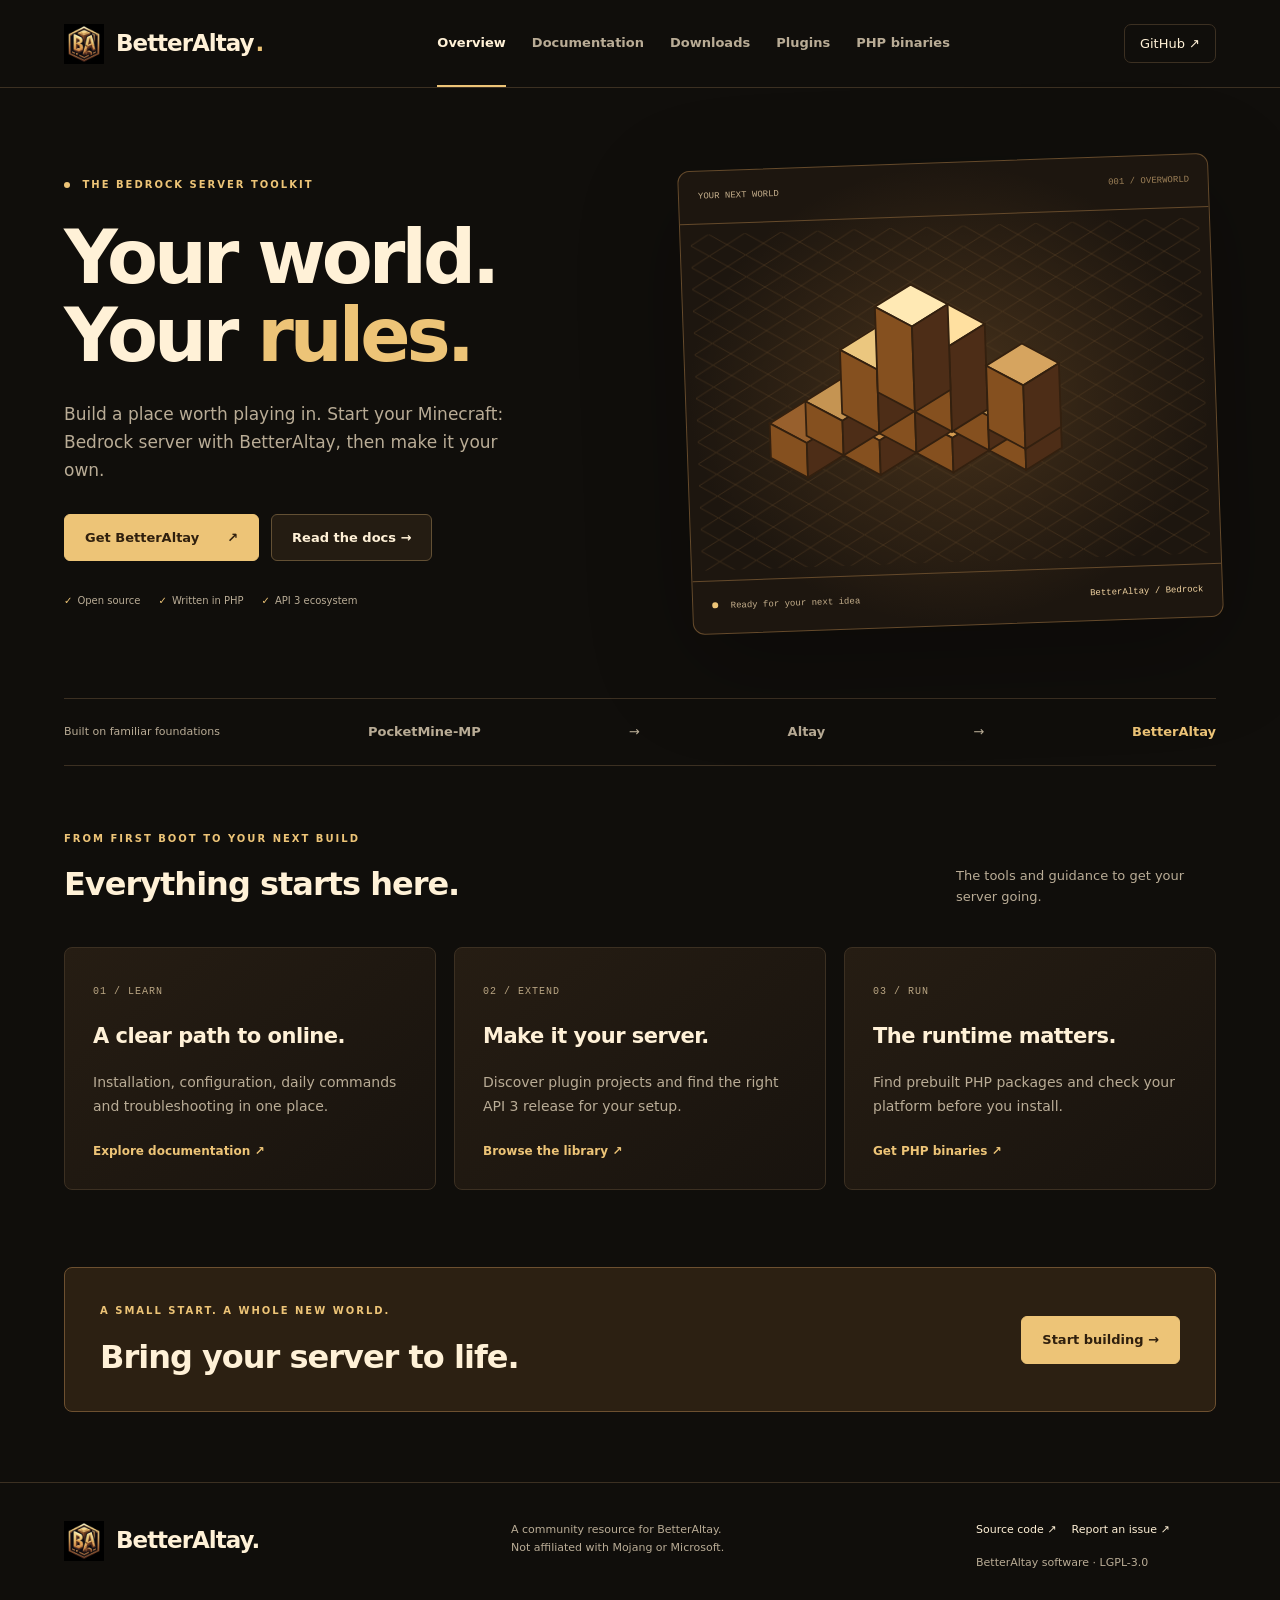
<file: index.html>
<!doctype html><html lang="en"><head><meta charset="utf-8"><meta name="viewport" content="width=device-width,initial-scale=1"><meta name="description" content="BetterAltay server downloads, installation guides, PHP binaries and plugin discovery."><meta name="theme-color" content="#100e0b"><title>Your world. Your rules. · BetterAltay</title><link rel="icon" type="image/png" href="assets/icon.png"><link rel="stylesheet" href="assets/style.css"><script defer src="assets/app.js"></script></head><body><a class="skip" href="#main">Skip to content</a><header><a class="brand" href="index.html"><img class="logo" src="assets/icon.png" alt="" width="40" height="40"> BetterAltay<span class="brand-dot">.</span></a><button class="menu" aria-expanded="false" aria-controls="nav">Menu</button><nav id="nav" aria-label="Main navigation"><a class="active" href="index.html">Overview</a><a class="" href="docs.html">Documentation</a><a class="" href="downloads.html">Downloads</a><a class="" href="plugins.html">Plugins</a><a class="" href="php.html">PHP binaries</a></nav><a class="github" href="https://github.com/BetterAltayBedrock/BetterAltay">GitHub ↗</a></header><main id="main"><section class="hero"><div><span class="eyebrow"><i></i> THE BEDROCK SERVER TOOLKIT</span><h1>Your world.<br>Your <em>rules.</em></h1><p>Build a place worth playing in. Start your Minecraft: Bedrock server with BetterAltay, then make it your own.</p><div class="actions"><a class="button primary" href="downloads.html">Get BetterAltay <span>↗</span></a><a class="button" href="docs.html">Read the docs →</a></div><div class="hero-tags"><span>Open source</span><span>Written in PHP</span><span>API 3 ecosystem</span></div></div><div class="world" aria-label="Stylised block landscape"><div class="world-label">YOUR NEXT WORLD <span>001 / OVERWORLD</span></div><svg viewBox="0 0 560 370" role="img" aria-label="Gold isometric terrain"><defs><pattern id="grid" width="40" height="24" patternUnits="userSpaceOnUse"><path d="M0 12L20 0 40 12 20 24Z" fill="none" stroke="#5b4024" stroke-width=".5"/></pattern></defs><path d="M0 0H560V370H0Z" fill="url(#grid)"/><g stroke="#33200f" stroke-width="2"><path d="M80 210l40 -23 40 23 -40 23Z" fill="#98602d"/><path d="M80 210l40 23v38l-40 -23Z" fill="#85501f"/><path d="M120 233l40 -23v38l-40 23Z" fill="#4d2d17"/><path d="M160 210l40 -23 40 23 -40 23Z" fill="#bf8541"/><path d="M160 210l40 23v38l-40 -23Z" fill="#85501f"/><path d="M200 233l40 -23v38l-40 23Z" fill="#4d2d17"/><path d="M240 210l40 -23 40 23 -40 23Z" fill="#d59c51"/><path d="M240 210l40 23v38l-40 -23Z" fill="#85501f"/><path d="M280 233l40 -23v38l-40 23Z" fill="#4d2d17"/><path d="M320 210l40 -23 40 23 -40 23Z" fill="#bf8541"/><path d="M320 210l40 23v38l-40 -23Z" fill="#85501f"/><path d="M360 233l40 -23v38l-40 23Z" fill="#4d2d17"/><path d="M120 187l40 -23 40 23 -40 23Z" fill="#c59452"/><path d="M120 187l40 23v38l-40 -23Z" fill="#85501f"/><path d="M160 210l40 -23v38l-40 23Z" fill="#4d2d17"/><path d="M200 155l40 -23 40 23 -40 23Z" fill="#e2b96a"/><path d="M200 155l40 23v70l-40 -23Z" fill="#85501f"/><path d="M240 178l40 -23v70l-40 23Z" fill="#4d2d17"/><path d="M280 187l40 -23 40 23 -40 23Z" fill="#c79a5a"/><path d="M280 187l40 23v38l-40 -23Z" fill="#85501f"/><path d="M320 210l40 -23v38l-40 23Z" fill="#4d2d17"/><path d="M160 132l40 -23 40 23 -40 23Z" fill="#ebc77f"/><path d="M160 132l40 23v70l-40 -23Z" fill="#85501f"/><path d="M200 155l40 -23v70l-40 23Z" fill="#4d2d17"/><path d="M240 109l40 -23 40 23 -40 23Z" fill="#ffe0a0"/><path d="M240 109l40 23v94l-40 -23Z" fill="#85501f"/><path d="M280 132l40 -23v94l-40 23Z" fill="#4d2d17"/><path d="M320 155l40 -23 40 23 -40 23Z" fill="#d6a45f"/><path d="M320 155l40 23v70l-40 -23Z" fill="#85501f"/><path d="M360 178l40 -23v70l-40 23Z" fill="#4d2d17"/><path d="M200 86l40 -23 40 23 -40 23Z" fill="#ffe9b4"/><path d="M200 86l40 23v94l-40 -23Z" fill="#85501f"/><path d="M240 109l40 -23v94l-40 23Z" fill="#4d2d17"/></g></svg><div class="world-bottom"><span><i></i> Ready for your next idea</span><code>BetterAltay / Bedrock</code></div></div></section><div class="strip"><span>Built on familiar foundations</span><strong>PocketMine-MP</strong><span>→</span><strong>Altay</strong><span>→</span><strong class="green">BetterAltay</strong></div><section class="section"><div class="section-title"><div><span class="eyebrow">FROM FIRST BOOT TO YOUR NEXT BUILD</span><h2>Everything starts here.</h2></div><p>The tools and guidance to get your server going.</p></div><div class="cards"><a class="card" href="docs.html"><span class="num">01 / LEARN</span><h3>A clear path to online.</h3><p>Installation, configuration, daily commands and troubleshooting in one place.</p><b>Explore documentation ↗</b></a><a class="card" href="plugins.html"><span class="num">02 / EXTEND</span><h3>Make it your server.</h3><p>Discover plugin projects and find the right API 3 release for your setup.</p><b>Browse the library ↗</b></a><a class="card" href="php.html"><span class="num">03 / RUN</span><h3>The runtime matters.</h3><p>Find prebuilt PHP packages and check your platform before you install.</p><b>Get PHP binaries ↗</b></a></div></section><section class="banner"><div><span class="eyebrow">A SMALL START. A WHOLE NEW WORLD.</span><h2>Bring your server to life.</h2></div><a class="button primary" href="downloads.html">Start building →</a></section></main><footer><a class="brand" href="index.html"><img class="logo" src="assets/icon.png" alt="" width="40" height="40"> BetterAltay.</a><p>A community resource for BetterAltay.<br>Not affiliated with Mojang or Microsoft.</p><div><a class="" href="https://github.com/BetterAltayBedrock/BetterAltay">Source code ↗</a> <a class="" href="https://github.com/BetterAltayBedrock/BetterAltay/issues">Report an issue ↗</a><span>BetterAltay software · LGPL-3.0</span></div></footer><div id="toast" role="status"></div></body></html>
</file>
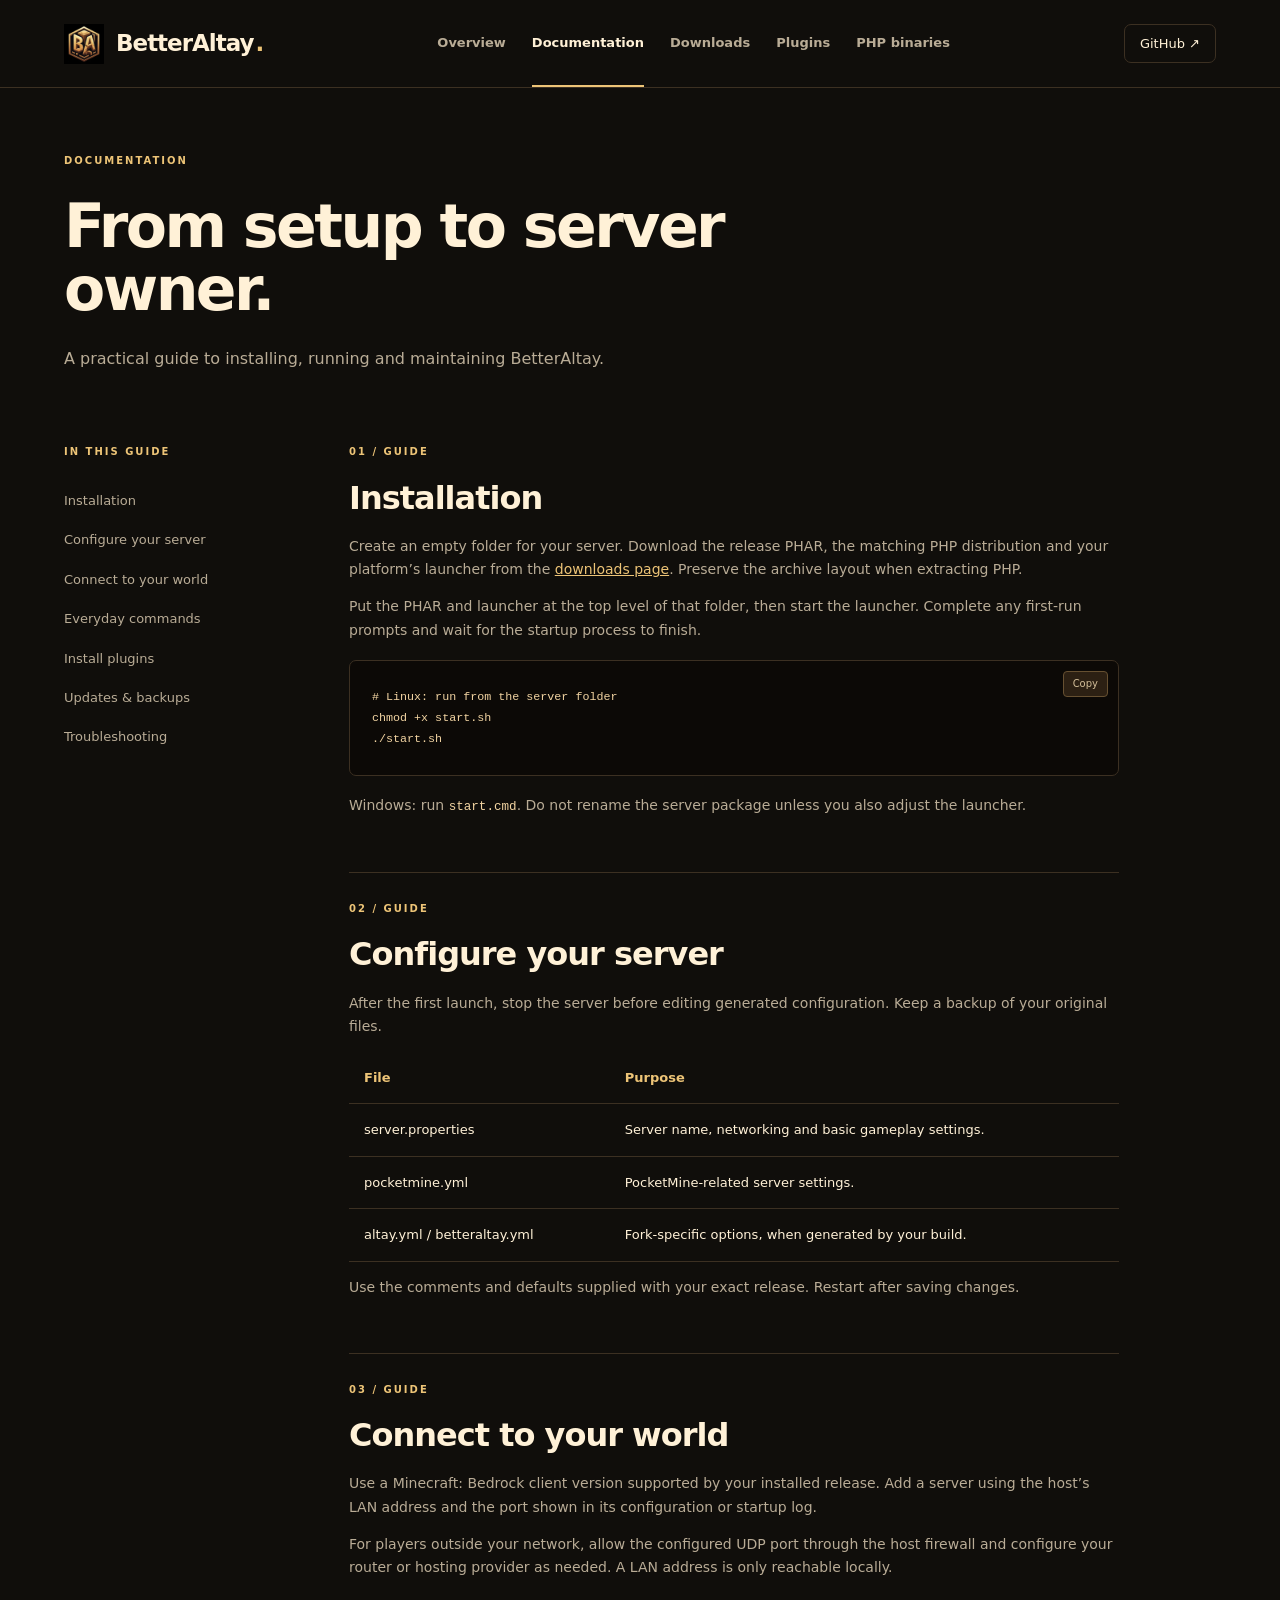
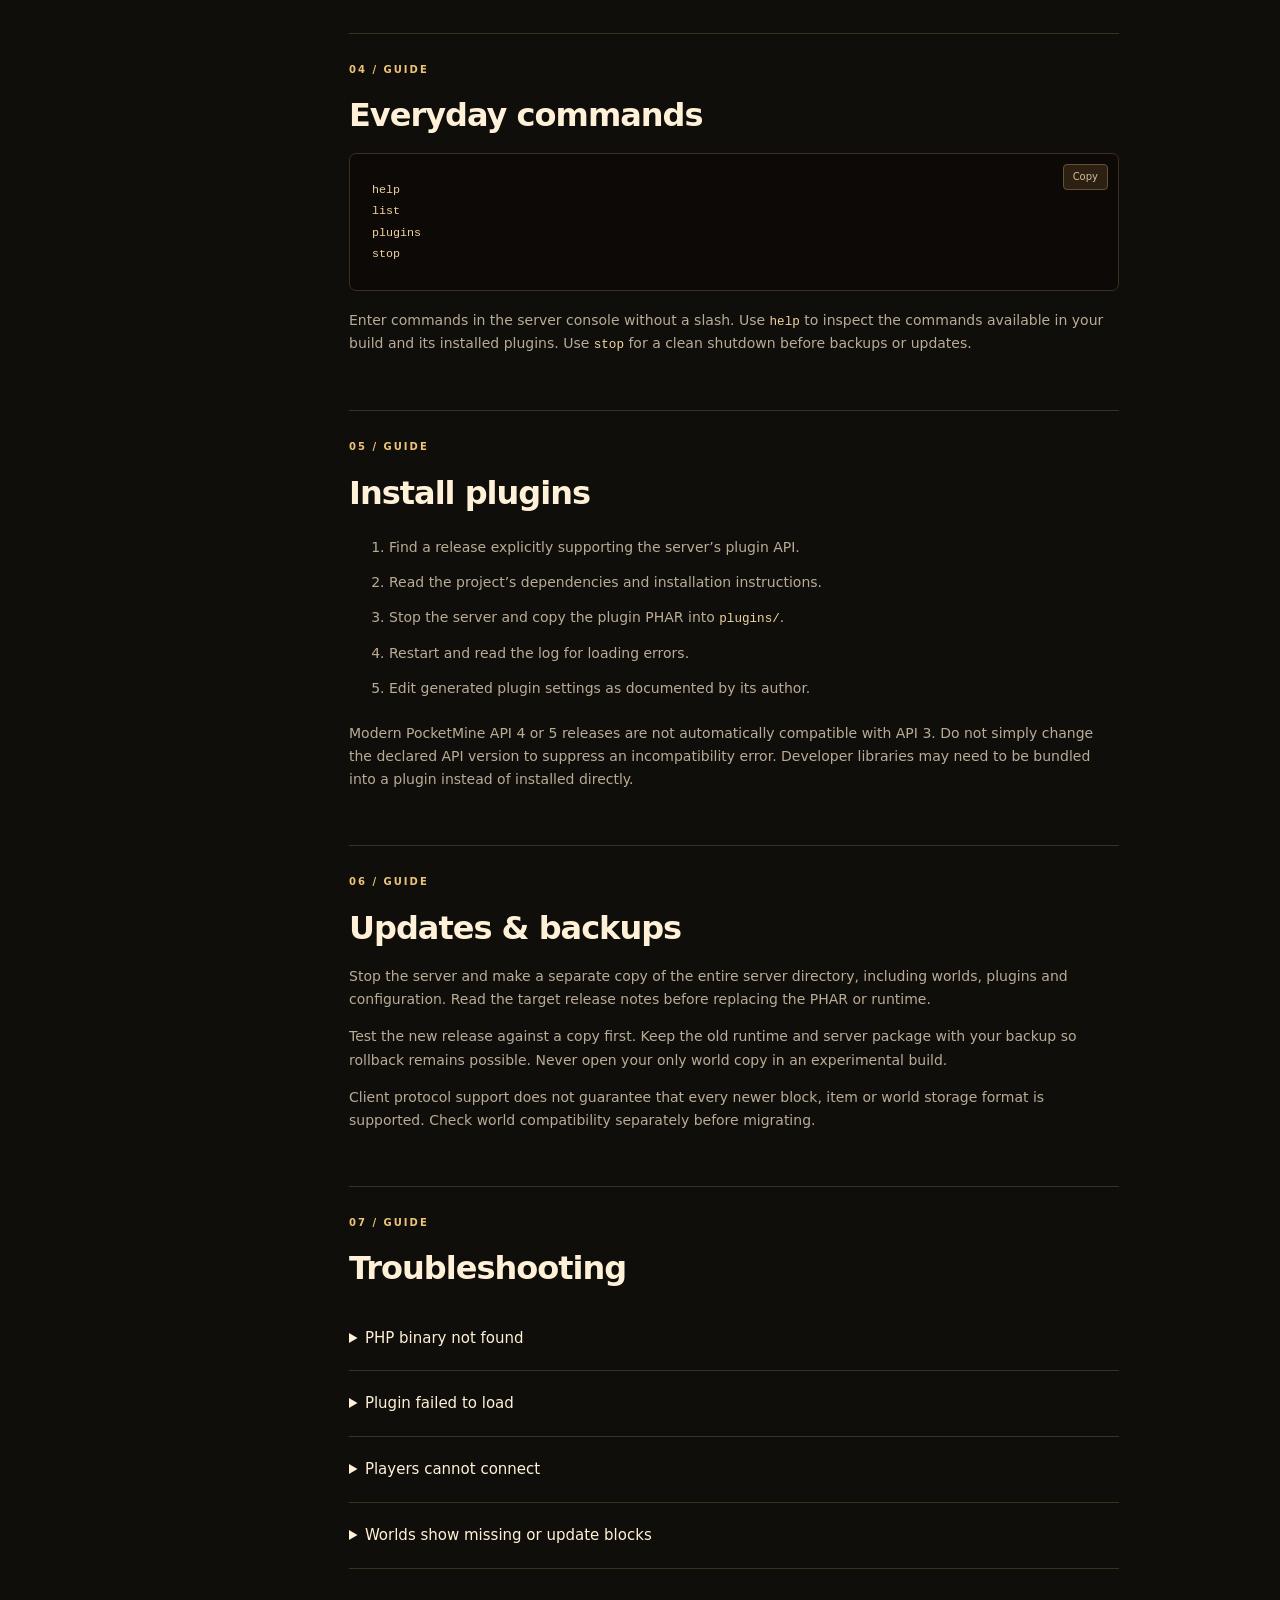
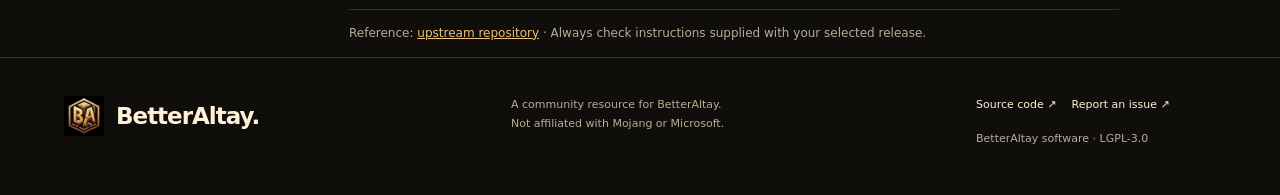
<file: docs.html>
<!doctype html><html lang="en"><head><meta charset="utf-8"><meta name="viewport" content="width=device-width,initial-scale=1"><meta name="description" content="BetterAltay server downloads, installation guides, PHP binaries and plugin discovery."><meta name="theme-color" content="#100e0b"><title>Documentation · BetterAltay</title><link rel="icon" type="image/png" href="assets/icon.png"><link rel="stylesheet" href="assets/style.css"><script defer src="assets/app.js"></script></head><body><a class="skip" href="#main">Skip to content</a><header><a class="brand" href="index.html"><img class="logo" src="assets/icon.png" alt="" width="40" height="40"> BetterAltay<span class="brand-dot">.</span></a><button class="menu" aria-expanded="false" aria-controls="nav">Menu</button><nav id="nav" aria-label="Main navigation"><a class="" href="index.html">Overview</a><a class="active" href="docs.html">Documentation</a><a class="" href="downloads.html">Downloads</a><a class="" href="plugins.html">Plugins</a><a class="" href="php.html">PHP binaries</a></nav><a class="github" href="https://github.com/BetterAltayBedrock/BetterAltay">GitHub ↗</a></header><main id="main"><section class="page-head"><span class="eyebrow">DOCUMENTATION</span><h1>From setup to server owner.</h1><p>A practical guide to installing, running and maintaining BetterAltay.</p></section><div class="docs-layout"><aside class="doc-nav"><span class="eyebrow">IN THIS GUIDE</span><a class="" href="#installation">Installation</a><a class="" href="#configuration">Configure your server</a><a class="" href="#connecting">Connect to your world</a><a class="" href="#commands">Everyday commands</a><a class="" href="#plugins">Install plugins</a><a class="" href="#updating">Updates & backups</a><a class="" href="#troubleshooting">Troubleshooting</a></aside><article class="doc-content"><section id="installation"><span class="eyebrow">01 / GUIDE</span><h2>Installation</h2><p>Create an empty folder for your server. Download the release PHAR, the matching PHP distribution and your platform’s launcher from the <a class="" href="downloads.html">downloads page</a>. Preserve the archive layout when extracting PHP.</p><p>Put the PHAR and launcher at the top level of that folder, then start the launcher. Complete any first-run prompts and wait for the startup process to finish.</p><div class="code"><button class="copy" type="button">Copy</button><pre><code># Linux: run from the server folder
chmod +x start.sh
./start.sh</code></pre></div><p>Windows: run <code>start.cmd</code>. Do not rename the server package unless you also adjust the launcher.</p></section><section id="configuration"><span class="eyebrow">02 / GUIDE</span><h2>Configure your server</h2><p>After the first launch, stop the server before editing generated configuration. Keep a backup of your original files.</p><div class="table-wrap"><table><tr><th>File</th><th>Purpose</th></tr><tr><td>server.properties</td><td>Server name, networking and basic gameplay settings.</td></tr><tr><td>pocketmine.yml</td><td>PocketMine-related server settings.</td></tr><tr><td>altay.yml / betteraltay.yml</td><td>Fork-specific options, when generated by your build.</td></tr></table></div><p>Use the comments and defaults supplied with your exact release. Restart after saving changes.</p></section><section id="connecting"><span class="eyebrow">03 / GUIDE</span><h2>Connect to your world</h2><p>Use a Minecraft: Bedrock client version supported by your installed release. Add a server using the host’s LAN address and the port shown in its configuration or startup log.</p><p>For players outside your network, allow the configured UDP port through the host firewall and configure your router or hosting provider as needed. A LAN address is only reachable locally.</p></section><section id="commands"><span class="eyebrow">04 / GUIDE</span><h2>Everyday commands</h2><div class="code"><button class="copy" type="button">Copy</button><pre><code>help
list
plugins
stop</code></pre></div><p>Enter commands in the server console without a slash. Use <code>help</code> to inspect the commands available in your build and its installed plugins. Use <code>stop</code> for a clean shutdown before backups or updates.</p></section><section id="plugins"><span class="eyebrow">05 / GUIDE</span><h2>Install plugins</h2><ol><li>Find a release explicitly supporting the server’s plugin API.</li><li>Read the project’s dependencies and installation instructions.</li><li>Stop the server and copy the plugin PHAR into <code>plugins/</code>.</li><li>Restart and read the log for loading errors.</li><li>Edit generated plugin settings as documented by its author.</li></ol><p>Modern PocketMine API 4 or 5 releases are not automatically compatible with API 3. Do not simply change the declared API version to suppress an incompatibility error. Developer libraries may need to be bundled into a plugin instead of installed directly.</p></section><section id="updating"><span class="eyebrow">06 / GUIDE</span><h2>Updates & backups</h2><p>Stop the server and make a separate copy of the entire server directory, including worlds, plugins and configuration. Read the target release notes before replacing the PHAR or runtime.</p><p>Test the new release against a copy first. Keep the old runtime and server package with your backup so rollback remains possible. Never open your only world copy in an experimental build.</p><p>Client protocol support does not guarantee that every newer block, item or world storage format is supported. Check world compatibility separately before migrating.</p></section><section id="troubleshooting"><span class="eyebrow">07 / GUIDE</span><h2>Troubleshooting</h2><details><summary>PHP binary not found</summary><p>Confirm the archive is extracted, not just downloaded. Check the executable path expected by your launcher and avoid accidentally creating an extra nested folder.</p></details><details><summary>Plugin failed to load</summary><p>Read the first error in the startup log. Check its API declaration, dependencies and supported PHP version. Test the plugin on a separate server with the same build.</p></details><details><summary>Players cannot connect</summary><p>Verify the client version, host address, configured port and UDP firewall rules. Try a LAN connection first to separate server problems from external routing problems.</p></details><details><summary>Worlds show missing or update blocks</summary><p>Stop testing on the original world. Restore a copy and check whether your build supports the world format and its block types. A newer client connection alone does not establish world compatibility.</p></details></section><p class="small">Reference: <a class="" href="https://github.com/BetterAltayBedrock/BetterAltay">upstream repository</a> · Always check instructions supplied with your selected release.</p></article></div></main><footer><a class="brand" href="index.html"><img class="logo" src="assets/icon.png" alt="" width="40" height="40"> BetterAltay.</a><p>A community resource for BetterAltay.<br>Not affiliated with Mojang or Microsoft.</p><div><a class="" href="https://github.com/BetterAltayBedrock/BetterAltay">Source code ↗</a> <a class="" href="https://github.com/BetterAltayBedrock/BetterAltay/issues">Report an issue ↗</a><span>BetterAltay software · LGPL-3.0</span></div></footer><div id="toast" role="status"></div></body></html>
</file>
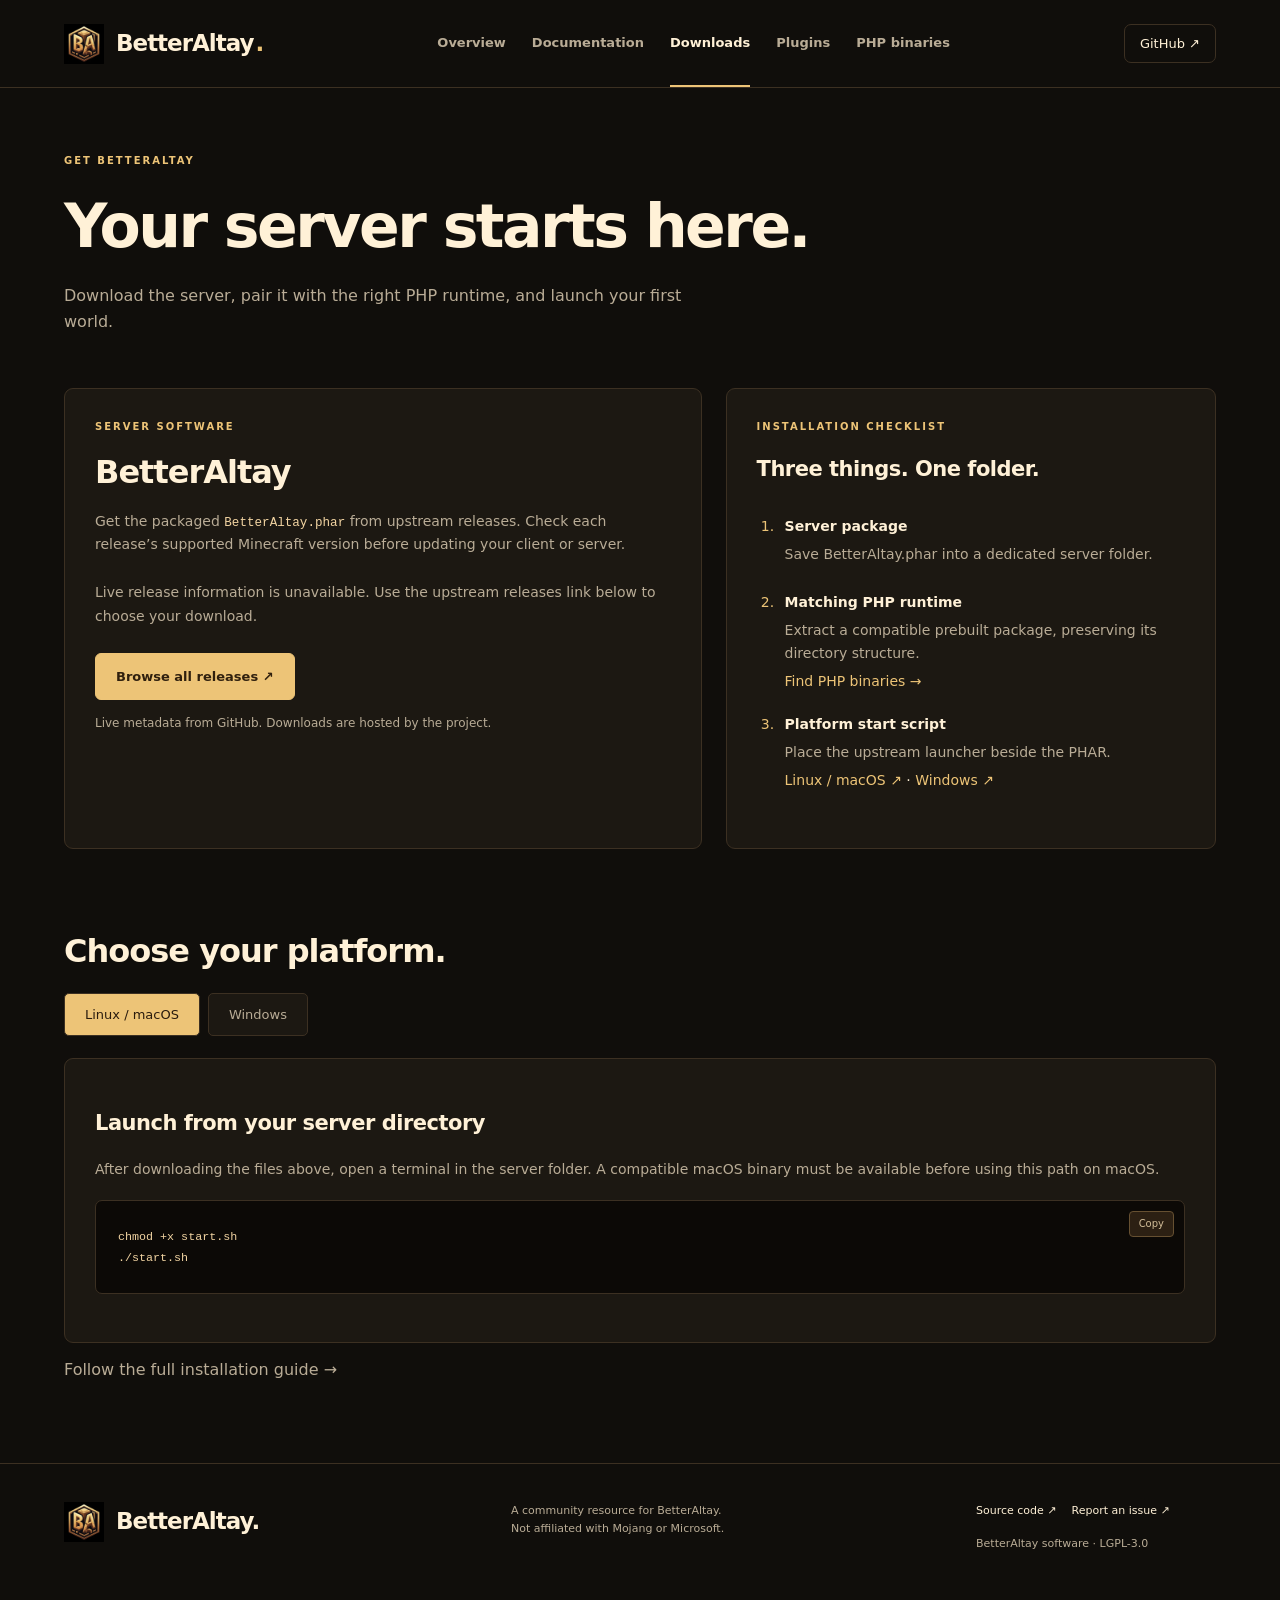
<file: downloads.html>
<!doctype html><html lang="en"><head><meta charset="utf-8"><meta name="viewport" content="width=device-width,initial-scale=1"><meta name="description" content="BetterAltay server downloads, installation guides, PHP binaries and plugin discovery."><meta name="theme-color" content="#100e0b"><title>Downloads · BetterAltay</title><link rel="icon" type="image/png" href="assets/icon.png"><link rel="stylesheet" href="assets/style.css"><script defer src="assets/app.js"></script></head><body><a class="skip" href="#main">Skip to content</a><header><a class="brand" href="index.html"><img class="logo" src="assets/icon.png" alt="" width="40" height="40"> BetterAltay<span class="brand-dot">.</span></a><button class="menu" aria-expanded="false" aria-controls="nav">Menu</button><nav id="nav" aria-label="Main navigation"><a class="" href="index.html">Overview</a><a class="" href="docs.html">Documentation</a><a class="active" href="downloads.html">Downloads</a><a class="" href="plugins.html">Plugins</a><a class="" href="php.html">PHP binaries</a></nav><a class="github" href="https://github.com/BetterAltayBedrock/BetterAltay">GitHub ↗</a></header><main id="main"><section class="page-head"><span class="eyebrow">GET BETTERALTAY</span><h1>Your server starts here.</h1><p>Download the server, pair it with the right PHP runtime, and launch your first world.</p></section><div class="split"><section class="panel"><span class="eyebrow">SERVER SOFTWARE</span><h2>BetterAltay</h2><p>Get the packaged <code>BetterAltay.phar</code> from upstream releases. Check each release’s supported Minecraft version before updating your client or server.</p><div data-releases="BetterAltay" class="release-list" aria-live="polite"><p>Loading release assets…</p></div><a class="button primary" href="https://github.com/BetterAltayBedrock/BetterAltay/releases">Browse all releases ↗</a><p class="small">Live metadata from GitHub. Downloads are hosted by the project.</p></section><aside class="panel"><span class="eyebrow">INSTALLATION CHECKLIST</span><h3>Three things. One folder.</h3><ol class="steps"><li><b>Server package</b><p>Save BetterAltay.phar into a dedicated server folder.</p></li><li><b>Matching PHP runtime</b><p>Extract a compatible prebuilt package, preserving its directory structure.</p><a class="" href="php.html">Find PHP binaries →</a></li><li><b>Platform start script</b><p>Place the upstream launcher beside the PHAR.</p><a class="" href="https://github.com/BetterAltayBedrock/BetterAltay/blob/master/start.sh">Linux / macOS ↗</a> · <a class="" href="https://github.com/BetterAltayBedrock/BetterAltay/blob/master/start.cmd">Windows ↗</a></li></ol></aside></div><section class="section"><h2>Choose your platform.</h2><div class="tabs" role="group" aria-label="Installation platform"><button data-os="linux" aria-pressed="true">Linux / macOS</button><button data-os="windows" aria-pressed="false">Windows</button></div><div id="linux" class="os-panel panel"><h3>Launch from your server directory</h3><p>After downloading the files above, open a terminal in the server folder. A compatible macOS binary must be available before using this path on macOS.</p><div class="code"><button class="copy" type="button">Copy</button><pre><code>chmod +x start.sh
./start.sh</code></pre></div></div><div id="windows" class="os-panel panel" hidden><h3>Launch on Windows</h3><p>Extract the Windows PHP package so the local runtime is available at <code>bin\php\php.exe</code>, then run the launcher in your server folder.</p><div class="code"><button class="copy" type="button">Copy</button><pre><code>.\start.cmd</code></pre></div></div><p><a class="" href="docs.html#installation">Follow the full installation guide →</a></p></section></main><footer><a class="brand" href="index.html"><img class="logo" src="assets/icon.png" alt="" width="40" height="40"> BetterAltay.</a><p>A community resource for BetterAltay.<br>Not affiliated with Mojang or Microsoft.</p><div><a class="" href="https://github.com/BetterAltayBedrock/BetterAltay">Source code ↗</a> <a class="" href="https://github.com/BetterAltayBedrock/BetterAltay/issues">Report an issue ↗</a><span>BetterAltay software · LGPL-3.0</span></div></footer><div id="toast" role="status"></div></body></html>
</file>
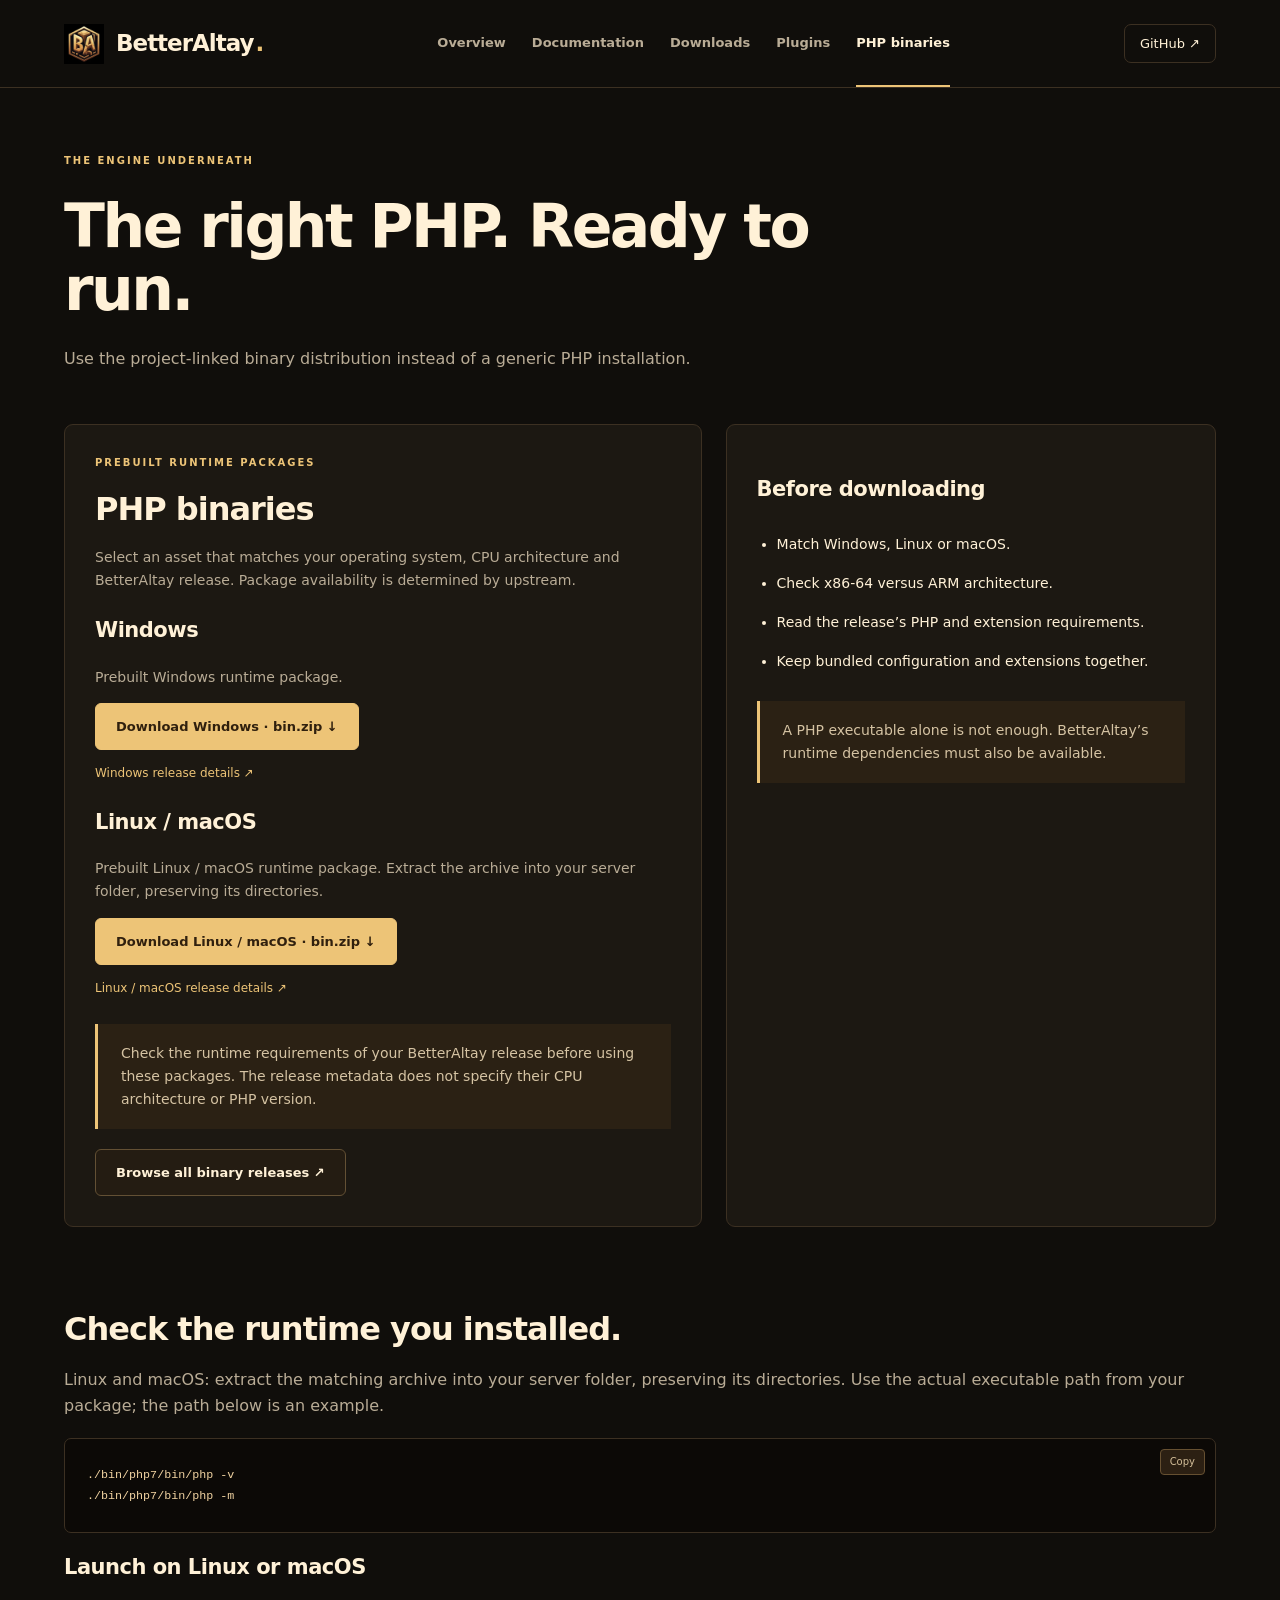
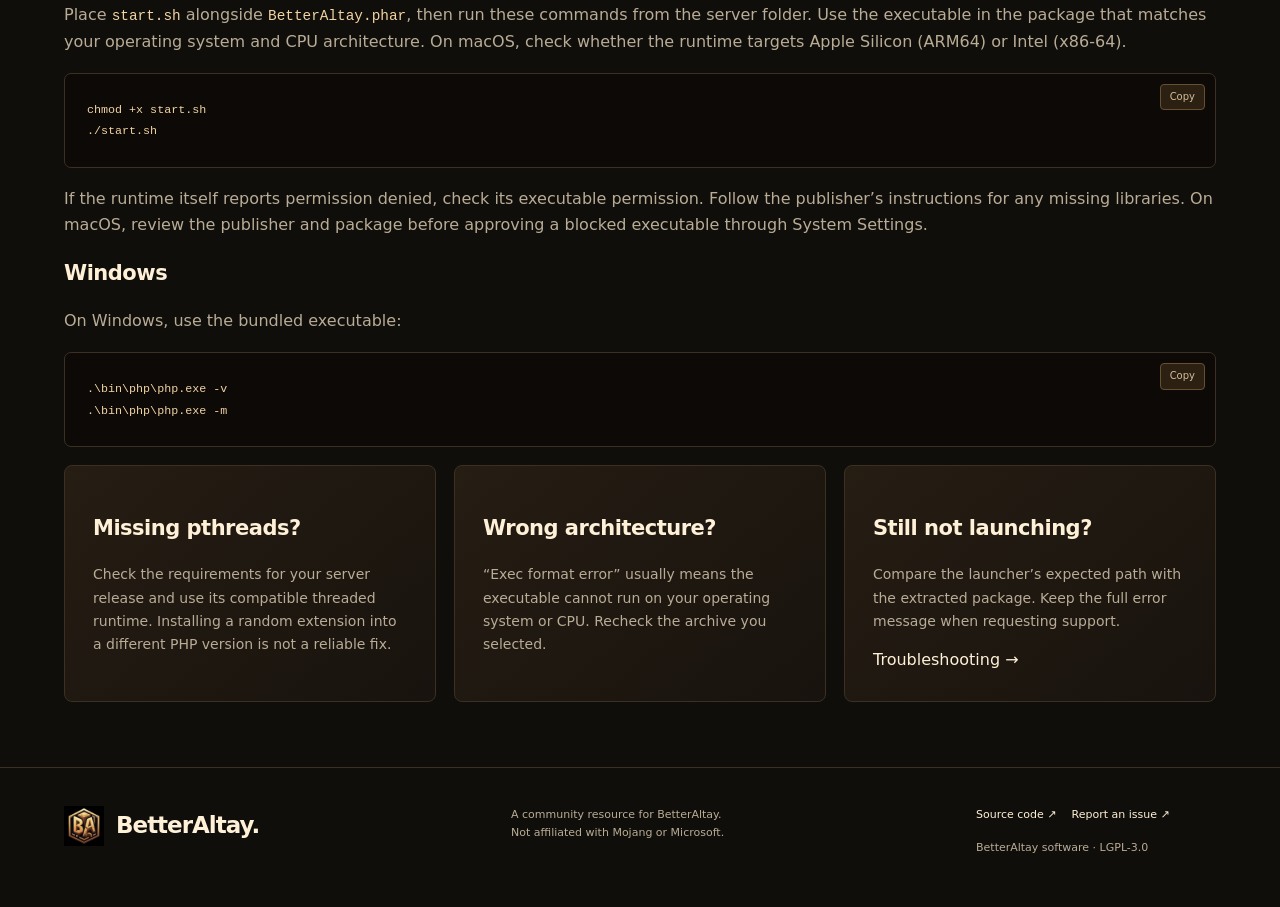
<file: php.html>
<!doctype html><html lang="en"><head><meta charset="utf-8"><meta name="viewport" content="width=device-width,initial-scale=1"><meta name="description" content="BetterAltay server downloads, installation guides, PHP binaries and plugin discovery."><meta name="theme-color" content="#100e0b"><title>PHP binaries · BetterAltay</title><link rel="icon" type="image/png" href="assets/icon.png"><link rel="stylesheet" href="assets/style.css"><script defer src="assets/app.js"></script></head><body><a class="skip" href="#main">Skip to content</a><header><a class="brand" href="index.html"><img class="logo" src="assets/icon.png" alt="" width="40" height="40"> BetterAltay<span class="brand-dot">.</span></a><button class="menu" aria-expanded="false" aria-controls="nav">Menu</button><nav id="nav" aria-label="Main navigation"><a class="" href="index.html">Overview</a><a class="" href="docs.html">Documentation</a><a class="" href="downloads.html">Downloads</a><a class="" href="plugins.html">Plugins</a><a class="active" href="php.html">PHP binaries</a></nav><a class="github" href="https://github.com/BetterAltayBedrock/BetterAltay">GitHub ↗</a></header><main id="main"><section class="page-head"><span class="eyebrow">THE ENGINE UNDERNEATH</span><h1>The right PHP. Ready to run.</h1><p>Use the project-linked binary distribution instead of a generic PHP installation.</p></section><div class="split"><section class="panel"><span class="eyebrow">PREBUILT RUNTIME PACKAGES</span><h2>PHP binaries</h2><p>Select an asset that matches your operating system, CPU architecture and BetterAltay release. Package availability is determined by upstream.</p><div class="release-list"><h3>Windows</h3><p>Prebuilt Windows runtime package.</p><a class="button primary" href="https://github.com/BetterAltayBedrock/PHP-Binaries/releases/download/windows/bin.zip">Download Windows · bin.zip ↓</a><p class="small"><a href="https://github.com/BetterAltayBedrock/PHP-Binaries/releases/tag/windows">Windows release details ↗</a></p></div><div class="release-list"><h3>Linux / macOS</h3><p>Prebuilt Linux / macOS runtime package. Extract the archive into your server folder, preserving its directories.</p><a class="button primary" href="https://github.com/BetterAltayBedrock/PHP-Binaries/releases/download/linux/bin.zip">Download Linux / macOS · bin.zip ↓</a><p class="small"><a href="https://github.com/BetterAltayBedrock/PHP-Binaries/releases/tag/linux">Linux / macOS release details ↗</a></p></div><p class="notice">Check the runtime requirements of your BetterAltay release before using these packages. The release metadata does not specify their CPU architecture or PHP version.</p><a class="button" href="https://github.com/BetterAltayBedrock/PHP-Binaries/releases">Browse all binary releases ↗</a></section><aside class="panel"><h3>Before downloading</h3><ul class="checklist"><li>Match Windows, Linux or macOS.</li><li>Check x86-64 versus ARM architecture.</li><li>Read the release’s PHP and extension requirements.</li><li>Keep bundled configuration and extensions together.</li></ul><p class="notice">A PHP executable alone is not enough. BetterAltay’s runtime dependencies must also be available.</p></aside></div><section class="section"><h2>Check the runtime you installed.</h2><p>Linux and macOS: extract the matching archive into your server folder, preserving its directories. Use the actual executable path from your package; the path below is an example.</p><div class="code"><button class="copy" type="button">Copy</button><pre><code>./bin/php7/bin/php -v
./bin/php7/bin/php -m</code></pre></div><h3>Launch on Linux or macOS</h3><p>Place <code>start.sh</code> alongside <code>BetterAltay.phar</code>, then run these commands from the server folder. Use the executable in the package that matches your operating system and CPU architecture. On macOS, check whether the runtime targets Apple Silicon (ARM64) or Intel (x86-64).</p><div class="code"><button class="copy" type="button">Copy</button><pre><code>chmod +x start.sh
./start.sh</code></pre></div><p>If the runtime itself reports permission denied, check its executable permission. Follow the publisher’s instructions for any missing libraries. On macOS, review the publisher and package before approving a blocked executable through System Settings.</p><h3>Windows</h3><p>On Windows, use the bundled executable:</p><div class="code"><button class="copy" type="button">Copy</button><pre><code>.\bin\php\php.exe -v
.\bin\php\php.exe -m</code></pre></div><div class="cards"><article class="card"><h3>Missing pthreads?</h3><p>Check the requirements for your server release and use its compatible threaded runtime. Installing a random extension into a different PHP version is not a reliable fix.</p></article><article class="card"><h3>Wrong architecture?</h3><p>“Exec format error” usually means the executable cannot run on your operating system or CPU. Recheck the archive you selected.</p></article><article class="card"><h3>Still not launching?</h3><p>Compare the launcher’s expected path with the extracted package. Keep the full error message when requesting support.</p><a class="" href="docs.html#troubleshooting">Troubleshooting →</a></article></div></section></main><footer><a class="brand" href="index.html"><img class="logo" src="assets/icon.png" alt="" width="40" height="40"> BetterAltay.</a><p>A community resource for BetterAltay.<br>Not affiliated with Mojang or Microsoft.</p><div><a class="" href="https://github.com/BetterAltayBedrock/BetterAltay">Source code ↗</a> <a class="" href="https://github.com/BetterAltayBedrock/BetterAltay/issues">Report an issue ↗</a><span>BetterAltay software · LGPL-3.0</span></div></footer><div id="toast" role="status"></div>
</body></html>
</file>
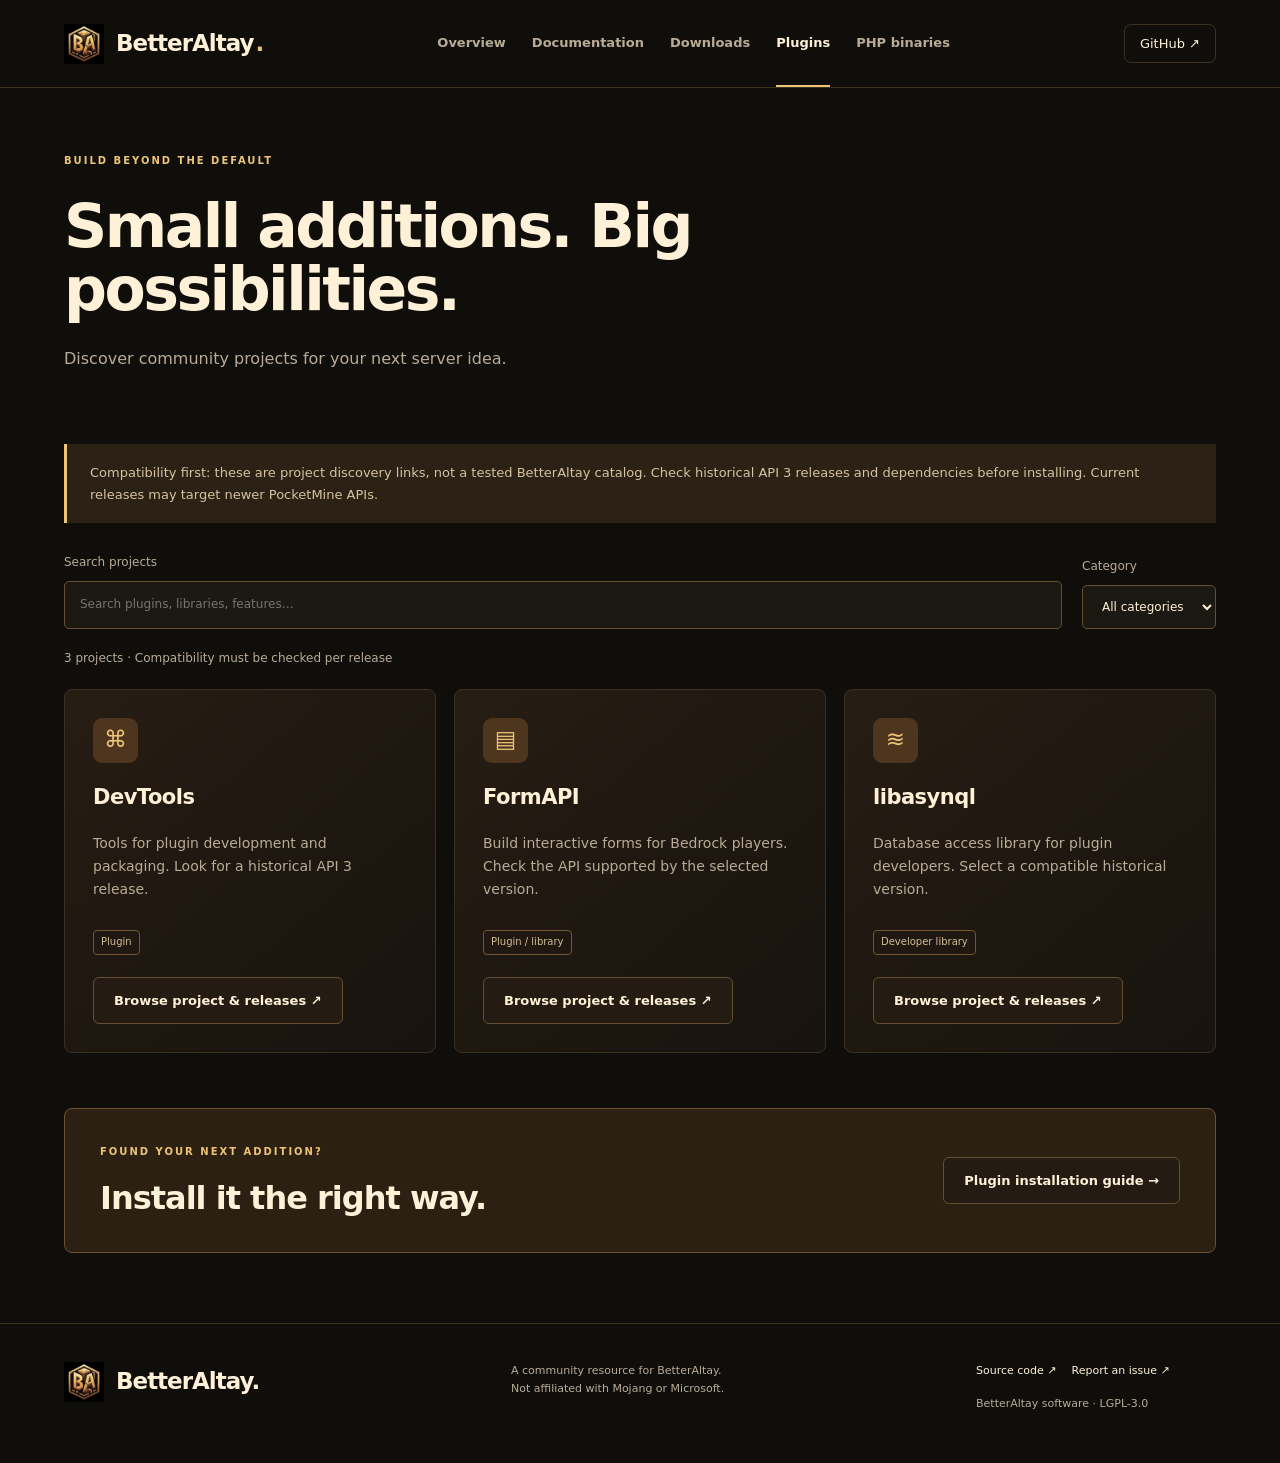
<file: plugins.html>
<!doctype html><html lang="en"><head><meta charset="utf-8"><meta name="viewport" content="width=device-width,initial-scale=1"><meta name="description" content="BetterAltay server downloads, installation guides, PHP binaries and plugin discovery."><meta name="theme-color" content="#100e0b"><title>Plugin library · BetterAltay</title><link rel="icon" type="image/png" href="assets/icon.png"><link rel="stylesheet" href="assets/style.css"><script defer src="assets/app.js"></script></head><body><a class="skip" href="#main">Skip to content</a><header><a class="brand" href="index.html"><img class="logo" src="assets/icon.png" alt="" width="40" height="40"> BetterAltay<span class="brand-dot">.</span></a><button class="menu" aria-expanded="false" aria-controls="nav">Menu</button><nav id="nav" aria-label="Main navigation"><a class="" href="index.html">Overview</a><a class="" href="docs.html">Documentation</a><a class="" href="downloads.html">Downloads</a><a class="active" href="plugins.html">Plugins</a><a class="" href="php.html">PHP binaries</a></nav><a class="github" href="https://github.com/BetterAltayBedrock/BetterAltay">GitHub ↗</a></header><main id="main"><section class="page-head"><span class="eyebrow">BUILD BEYOND THE DEFAULT</span><h1>Small additions. Big possibilities.</h1><p>Discover community projects for your next server idea.</p></section><div class="notice">Compatibility first: these are project discovery links, not a tested BetterAltay catalog. Check historical API 3 releases and dependencies before installing. Current releases may target newer PocketMine APIs.</div><div class="filter-bar"><label class="search">Search projects<input id="plugin-search" type="search" placeholder="Search plugins, libraries, features…"></label><label>Category<select id="plugin-category"><option value="all">All categories</option><option>Development</option><option>Interface</option></select></label></div><p id="plugin-count" role="status"></p><div class="cards" id="plugin-grid"></div><noscript><p>Enable JavaScript for filtering, or visit <a href="https://github.com/pmmp/DevTools">DevTools</a>, <a href="https://github.com/jojoe77777/FormAPI">FormAPI</a> and <a href="https://github.com/poggit/libasynql">libasynql</a> directly.</p></noscript><script src="assets/plugins.js"></script><section class="banner"><div><span class="eyebrow">FOUND YOUR NEXT ADDITION?</span><h2>Install it the right way.</h2></div><a class="button" href="docs.html#plugins">Plugin installation guide →</a></section></main><footer><a class="brand" href="index.html"><img class="logo" src="assets/icon.png" alt="" width="40" height="40"> BetterAltay.</a><p>A community resource for BetterAltay.<br>Not affiliated with Mojang or Microsoft.</p><div><a class="" href="https://github.com/BetterAltayBedrock/BetterAltay">Source code ↗</a> <a class="" href="https://github.com/BetterAltayBedrock/BetterAltay/issues">Report an issue ↗</a><span>BetterAltay software · LGPL-3.0</span></div></footer><div id="toast" role="status"></div></body></html>
</file>
<file: assets/style.css>
:root{--bg:#100e0b;--panel:#1c1812;--line:#3c3022;--ink:#fff1d7;--muted:#b9ac96;--accent:#edc477;color-scheme:dark}*{box-sizing:border-box}html{scroll-behavior:smooth;scroll-padding-top:100px}body{margin:0;background:var(--bg);color:var(--ink);font:16px/1.65 Inter,ui-sans-serif,system-ui,-apple-system,BlinkMacSystemFont,"Segoe UI",sans-serif}a{color:inherit;text-decoration:none}a:hover{color:var(--accent)}button,input,select{font:inherit}button,a,input,select,summary{-webkit-tap-highlight-color:transparent}button{cursor:pointer}button:focus-visible,a:focus-visible,input:focus-visible,select:focus-visible,summary:focus-visible{outline:2px solid var(--accent);outline-offset:5px}header{min-height:88px;display:flex;align-items:center;justify-content:space-between;gap:28px;border-bottom:1px solid var(--line);padding:0 max(5vw,24px)}.brand{font-size:23px;font-weight:750;letter-spacing:-1px;display:flex;align-items:center;gap:10px;white-space:nowrap}.brand-dot{color:var(--accent);margin-left:-10px}.logo{display:inline-grid;place-items:center;background:var(--accent);color:#2b1b0c;width:30px;height:33px;clip-path:polygon(0 0,75% 0,100% 25%,100% 100%,0 100%);font-weight:900;font-size:23px}nav{display:flex;gap:26px;font-size:13px;font-weight:550;color:var(--muted)}nav a{padding:32px 0;border-bottom:2px solid transparent}nav a.active{color:var(--ink);border-color:var(--accent)}.github{font-size:13px;border:1px solid var(--line);padding:8px 15px;border-radius:7px}.menu{display:none}main{max-width:1280px;margin:auto;padding:0 5vw}.hero{display:grid;grid-template-columns:1.1fr 1fr;gap:36px;align-items:center;min-height:610px;padding:70px 0}.eyebrow{font-size:10px;font-weight:700;letter-spacing:2px;color:var(--accent);display:block}i{display:inline-block;width:6px;height:6px;background:var(--accent);border-radius:50%;margin-right:7px}h1{font-size:clamp(44px,5.8vw,78px);line-height:1.05;letter-spacing:-4px;margin:25px 0;font-weight:650}em{font-style:normal;color:var(--accent)}p{color:var(--muted);margin:14px 0}h2{font-size:32px;line-height:1.2;letter-spacing:-1px;font-weight:600;margin:18px 0}h3{font-size:21px;line-height:1.3;font-weight:600;letter-spacing:-.5px}.hero p{max-width:450px;font-size:17px}.actions{display:flex;gap:12px;margin-top:30px;flex-wrap:wrap}.button{display:inline-flex;gap:28px;align-items:center;justify-content:center;border:1px solid #635034;border-radius:6px;padding:12px 20px;font-size:13px;font-weight:650;background:#241c12;color:var(--ink)}.button.primary{background:var(--accent);color:#30200e;border-color:var(--accent)}.button:hover{filter:brightness(1.1)}.hero-tags{display:flex;gap:18px;font-size:10px;color:var(--muted);margin-top:32px}.hero-tags span:before{content:'✓';color:var(--accent);margin-right:5px}.world{border:1px solid #654a2b;border-radius:12px;background:radial-gradient(ellipse at center,#47321b 0,#1d160f 70%);overflow:hidden;transform:rotate(-2deg);box-shadow:0 30px 100px #0004}.world-label,.world-bottom{display:flex;justify-content:space-between;font:9px/1.5 ui-monospace,monospace;color:#c5af8c;padding:19px;border-bottom:1px solid #654a2b}.world-label span{color:#9d8058}.world svg{display:block;width:100%;padding:10px}.world-bottom{border-top:1px solid #654a2b;border-bottom:0;font-size:9px}.world-bottom code{font-size:9px}.strip{border-top:1px solid var(--line);border-bottom:1px solid var(--line);display:flex;justify-content:space-between;gap:16px;padding:22px 0;align-items:center;font-size:13px;color:var(--muted)}.strip>span:first-child{font-size:11px}.green{color:var(--accent)}.section{padding:65px 0}.section-title{display:flex;justify-content:space-between;align-items:end;gap:30px;margin-bottom:25px}.section-title p{font-size:13px;max-width:260px}.cards{display:grid;grid-template-columns:repeat(3,1fr);gap:18px}.card{display:block;border:1px solid var(--line);border-radius:8px;padding:28px;background:linear-gradient(140deg,#261d13,#18130e);transition:transform .2s,border-color .2s}.card:hover{border-color:#b58a4b}.card p{font-size:14px}.card b{display:block;margin-top:24px;font-size:12px;color:var(--accent)}.num{font:10px ui-monospace,monospace;color:#b9a583;letter-spacing:1px}.banner{border:1px solid #6d5030;background:#2c2012;padding:35px;display:flex;justify-content:space-between;align-items:center;gap:25px;border-radius:8px;margin:12px 0 70px}.banner h2{margin-bottom:0}footer{max-width:1280px;padding:38px 5vw 50px;margin:auto;border-top:1px solid var(--line);display:flex;align-items:start;justify-content:space-between;gap:30px}footer p{font-size:11px;margin:0}footer>div{font-size:11px;display:flex;flex-wrap:wrap;gap:15px;max-width:240px}footer span{color:var(--muted)}.page-head{padding:65px 0 38px;max-width:850px}.page-head h1{font-size:clamp(40px,5vw,60px);letter-spacing:-2.5px}.page-head p{max-width:640px}.split{display:grid;grid-template-columns:1.3fr 1fr;gap:24px}.panel{padding:30px;border:1px solid var(--line);background:var(--panel);border-radius:9px}.panel p,.panel li{font-size:14px}.panel a:not(.button){color:var(--accent)}.small{font-size:12px!important}.steps{padding-left:22px}.steps li{padding:10px 0 10px 6px}.steps p{margin:5px 0}.steps li::marker{color:var(--accent)}.notice{border-left:3px solid var(--accent);background:#2b2114;padding:18px 23px;font-size:13px;color:#d5c3a3;margin:20px 0}.code{position:relative;background:#0c0906;border:1px solid var(--line);border-radius:7px;margin:18px 0}.code pre{padding:25px 80px 25px 22px;overflow:auto;margin:0;font-size:13px;color:#f2cf8f}.copy{position:absolute;right:10px;top:10px;border:1px solid #665031;background:#2c2013;color:#d2bd98;border-radius:4px;font-size:10px;padding:4px 9px}code{font-family:ui-monospace,SFMono-Regular,Consolas,monospace;font-size:.9em;color:#f2d4a2;overflow-wrap:anywhere}.tabs{display:flex;gap:8px;margin:22px 0}.tabs button{border:1px solid var(--line);border-radius:5px;background:var(--panel);color:var(--muted);padding:10px 20px;font-size:13px}.tabs button[aria-pressed=true]{background:var(--accent);color:#2a1c0e}.checklist{padding-left:20px}.checklist li{padding:8px 0}.release-list{margin:25px 0}.release-list a.asset{display:flex;justify-content:space-between;gap:15px;border-top:1px solid var(--line);padding:12px 0;font-size:12px;overflow-wrap:anywhere}.release-list .tag{display:inline-block;background:#46301a;color:var(--accent);padding:4px 10px;border-radius:5px;font:12px ui-monospace,monospace;margin-bottom:10px}.docs-layout{display:grid;grid-template-columns:220px 1fr;gap:65px}.doc-nav{position:sticky;top:30px;align-self:start;padding:20px 0}.doc-nav a{display:block;padding:9px 0;font-size:13px;color:var(--muted)}.doc-nav .eyebrow{margin-bottom:20px}.doc-content{max-width:770px}.doc-content section{padding:28px 0 40px;border-bottom:1px solid var(--line)}.doc-content section:first-child{padding-top:20px}.doc-content p,.doc-content li{font-size:14px}.doc-content li{padding:6px 0;color:var(--muted)}.doc-content a{color:var(--accent);text-decoration:underline}.table-wrap{overflow:auto}table{border-collapse:collapse;width:100%;font-size:13px}th,td{text-align:left;padding:15px;border-bottom:1px solid var(--line)}th{color:var(--accent)}details{border-bottom:1px solid var(--line);padding:20px 0}summary{cursor:pointer;font-size:15px}.filter-bar{display:flex;gap:20px;margin-top:30px;align-items:end}label{display:grid;gap:8px;font-size:12px;color:var(--muted)}.search{flex:1}input,select{padding:13px 15px;border:1px solid #635034;background:var(--panel);color:var(--ink);border-radius:5px;width:100%;min-width:0}#plugin-count{font-size:12px;margin:20px 0}.plugin-icon{width:45px;height:45px;background:#4d361d;color:var(--accent);border-radius:9px;display:grid;place-items:center;font-size:23px}.badge{font-size:10px;border:1px solid #725632;border-radius:4px;padding:3px 7px;display:inline-block;color:#d2bd97;margin-top:15px}#plugin-grid{margin-bottom:55px}.skip{position:fixed;left:20px;top:-100px;background:var(--accent);color:#271a0d;padding:10px;z-index:10}.skip:focus{top:10px}#toast{position:fixed;bottom:25px;left:50%;transform:translateX(-50%);background:var(--accent);color:#281c0e;border-radius:5px;padding:8px 18px;font-size:13px;display:none}#toast.show{display:block}[hidden]{display:none!important}@media(max-width:1000px){header{gap:18px;flex-wrap:wrap;padding-top:20px;padding-bottom:15px}nav{order:3;width:100%;justify-content:center}nav a{padding:10px 0}.hero{gap:25px;min-height:530px}h1{letter-spacing:-2px}.hero-tags{flex-wrap:wrap;gap:8px 16px}.world-bottom code{display:none}.cards{gap:12px}.card{padding:22px}.docs-layout{gap:30px;grid-template-columns:180px 1fr}}@media(max-width:680px){header{padding:18px 6vw}.brand{font-size:21px}.github{display:none}.menu{display:block;margin-left:auto;background:none;color:var(--ink);border:1px solid var(--line);padding:6px 12px;border-radius:5px;font-size:12px}nav{display:none;align-items:start;gap:2px;flex-direction:column}nav.open{display:flex}nav a{width:100%}.hero{grid-template-columns:1fr;padding:45px 0;gap:35px}.hero h1{font-size:62px}.hero p{font-size:16px}.world{max-width:480px;transform:none}.strip{flex-wrap:wrap;justify-content:center;font-size:11px}.strip>span:first-child{width:100%;text-align:center}.cards,.split,.docs-layout{grid-template-columns:1fr}.section{padding:45px 0}.section-title{display:block}.section-title p{max-width:none}.banner{padding:25px;align-items:start;flex-direction:column;margin-bottom:45px}.banner h2{font-size:28px}footer{flex-wrap:wrap}footer p{width:100%;order:3}.page-head{padding-top:40px}.page-head h1{font-size:43px}.panel{padding:23px}.doc-nav{position:static;border-bottom:1px solid var(--line);display:flex;flex-wrap:wrap;gap:0 20px}.doc-nav .eyebrow{width:100%;margin-bottom:5px}.doc-nav a{font-size:12px}.filter-bar{align-items:stretch;flex-direction:column}h2{font-size:29px}}@media(prefers-reduced-motion:reduce){html{scroll-behavior:auto}*{transition:none!important}}

/* Original supplied BetterAltay PNG badge. */
.logo{display:block;width:40px;height:40px;object-fit:contain;clip-path:none;background:transparent;border-radius:0}.brand{gap:12px}.green{color:var(--accent)}
</file>
